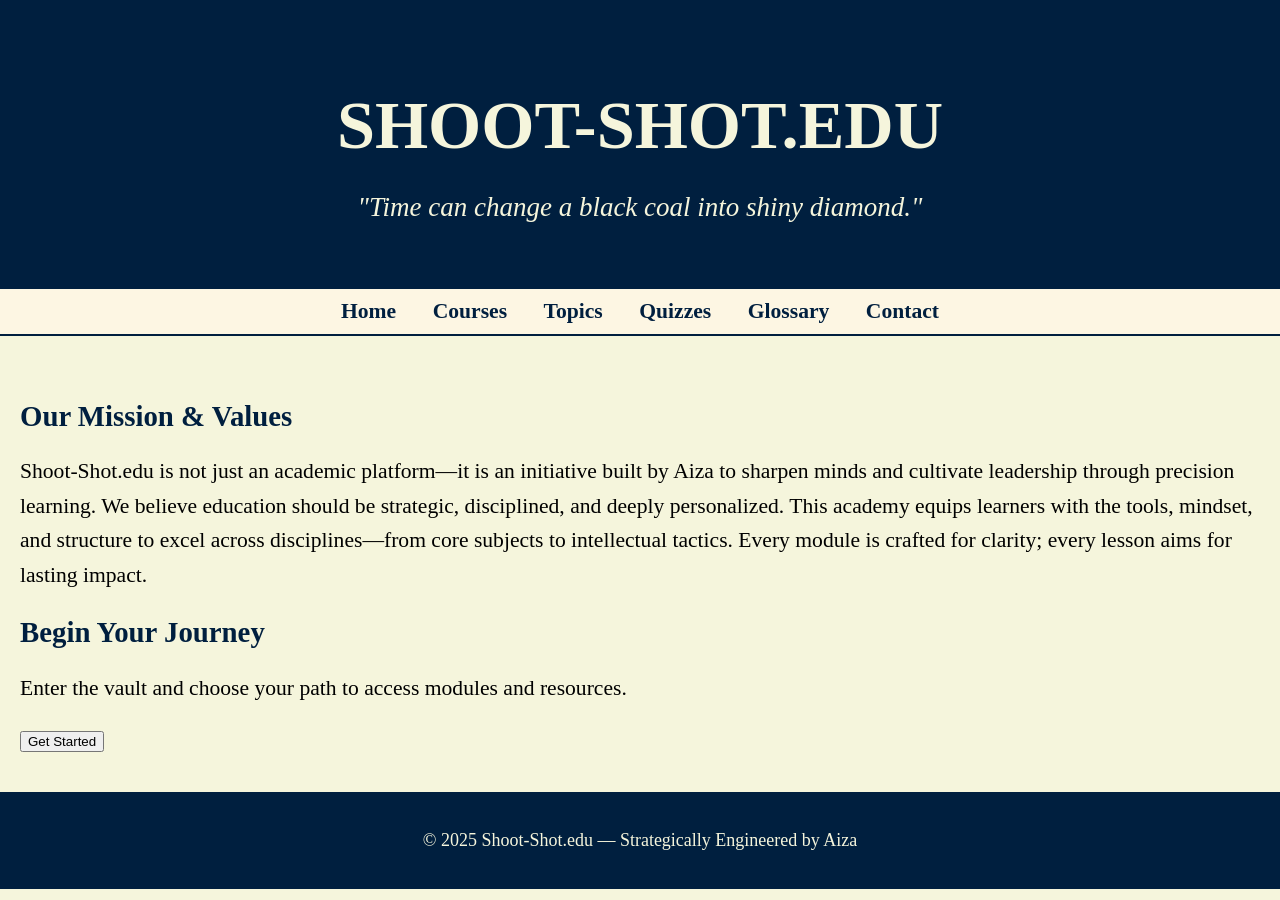
<file: index.html>
<!DOCTYPE html>
<html lang="en">
<head>
  <meta charset="UTF-8" />
  <title>Shoot-Shot.edu | Strategic Academy</title>
  <link rel="stylesheet" href="style.css" />
</head>
<body>

  <!-- Header Section -->
  <header>
    <h1>SHOOT-SHOT.EDU</h1>
    <p class="quote">"Time can change a black coal into shiny diamond."</p>
  </header>

  <!-- Navigation Bar -->
  <nav>
    <ul>
      <li><a href="index.html">Home</a></li>
      <li><a href="courses.html">Courses</a></li>
      <li><a href="topics.html">Topics</a></li>
      <li><a href="quizzes.html">Quizzes</a></li>
      <li><a href="glossary.html">Glossary</a></li>
      <li><a href="contact.html">Contact</a></li>
    </ul>
  </nav>

  <!-- Mission & Values -->
  <main>
    <section class="intro">
      <h2>Our Mission & Values</h2>
      <p>
        Shoot-Shot.edu is not just an academic platform—it is an initiative built by Aiza to sharpen minds and cultivate leadership through precision learning. We believe education should be strategic, disciplined, and deeply personalized. This academy equips learners with the tools, mindset, and structure to excel across disciplines—from core subjects to intellectual tactics. Every module is crafted for clarity; every lesson aims for lasting impact.
      </p>
    </section>

    <!-- Get Started Section -->
    <section class="get-started">
      <h2>Begin Your Journey</h2>
      <p>
        Enter the vault and choose your path to access modules and resources.
      </p>
      <form action="access.html">
        <button type="submit" class="start-btn">Get Started</button>
      </form>
    </section>
  </main>

  

  <!-- Footer -->
  <footer>
    <p>© 2025 Shoot-Shot.edu — Strategically Engineered by Aiza</p>
  </footer>

</body>
</html>
</file>
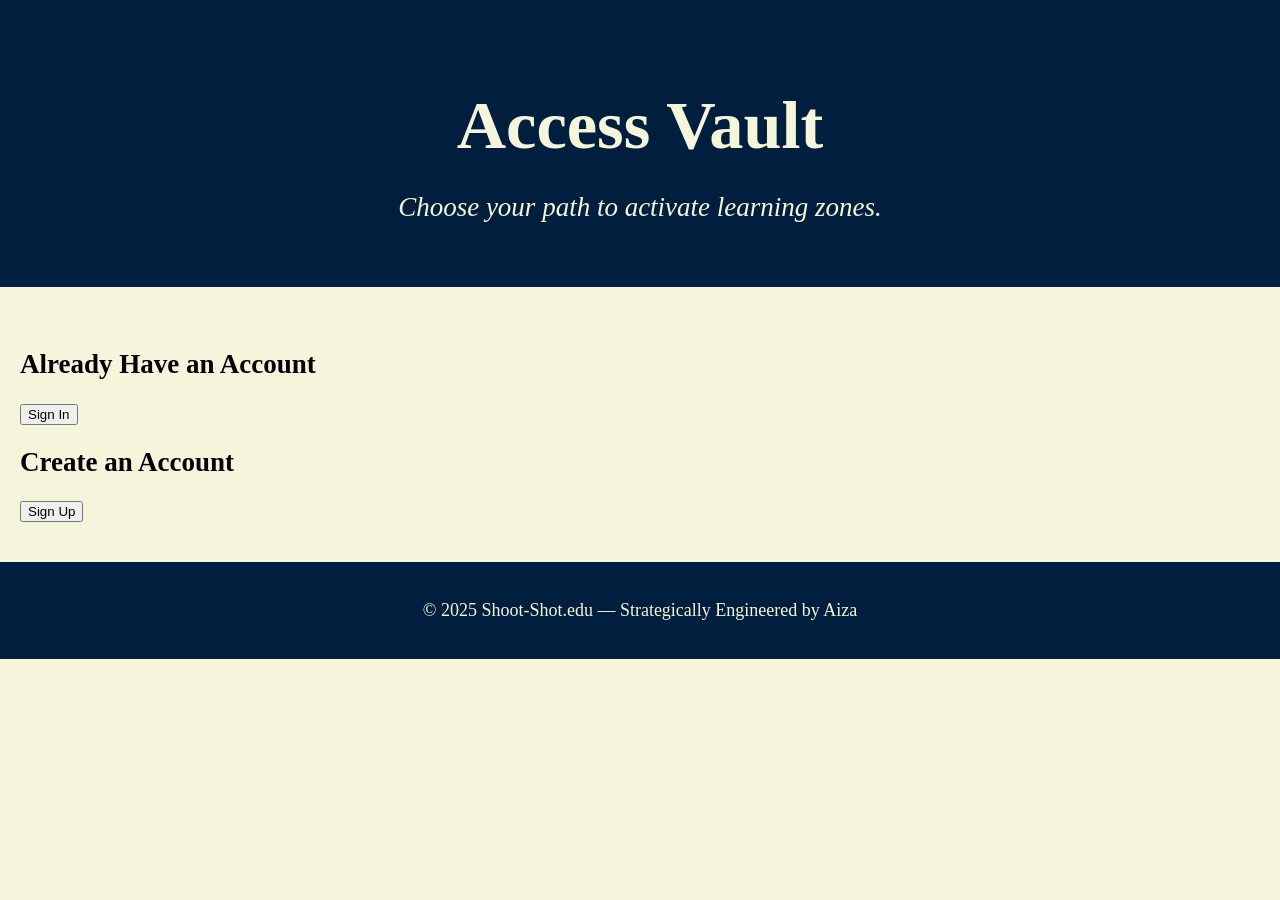
<file: access.html>
<!DOCTYPE html>
<html lang="en">
<head>
  <meta charset="UTF-8" />
  <title>Access Vault | Shoot-Shot.edu</title>
  <link rel="stylesheet" href="style.css" />
</head>
<body>

  <!-- Header -->
  <header>
    <h1>Access Vault</h1>
    <p class="quote">Choose your path to activate learning zones.</p>
  </header>

  <!-- Decision Section -->
  <main class="access-options">
    <div class="entry-box">
      <h2>Already Have an Account</h2>
      <form action="login.html">
        <button class="start-btn">Sign In</button>
      </form>
    </div>

    <div class="entry-box">
      <h2>Create an Account</h2>
      <form action="create.html">
        <button class="start-btn">Sign Up</button>
      </form>
    </div>
  </main>

  <!-- Optional Footer -->
  <footer>
    <p>© 2025 Shoot-Shot.edu — Strategically Engineered by Aiza</p>
  </footer>

</body>
</html>
</file>
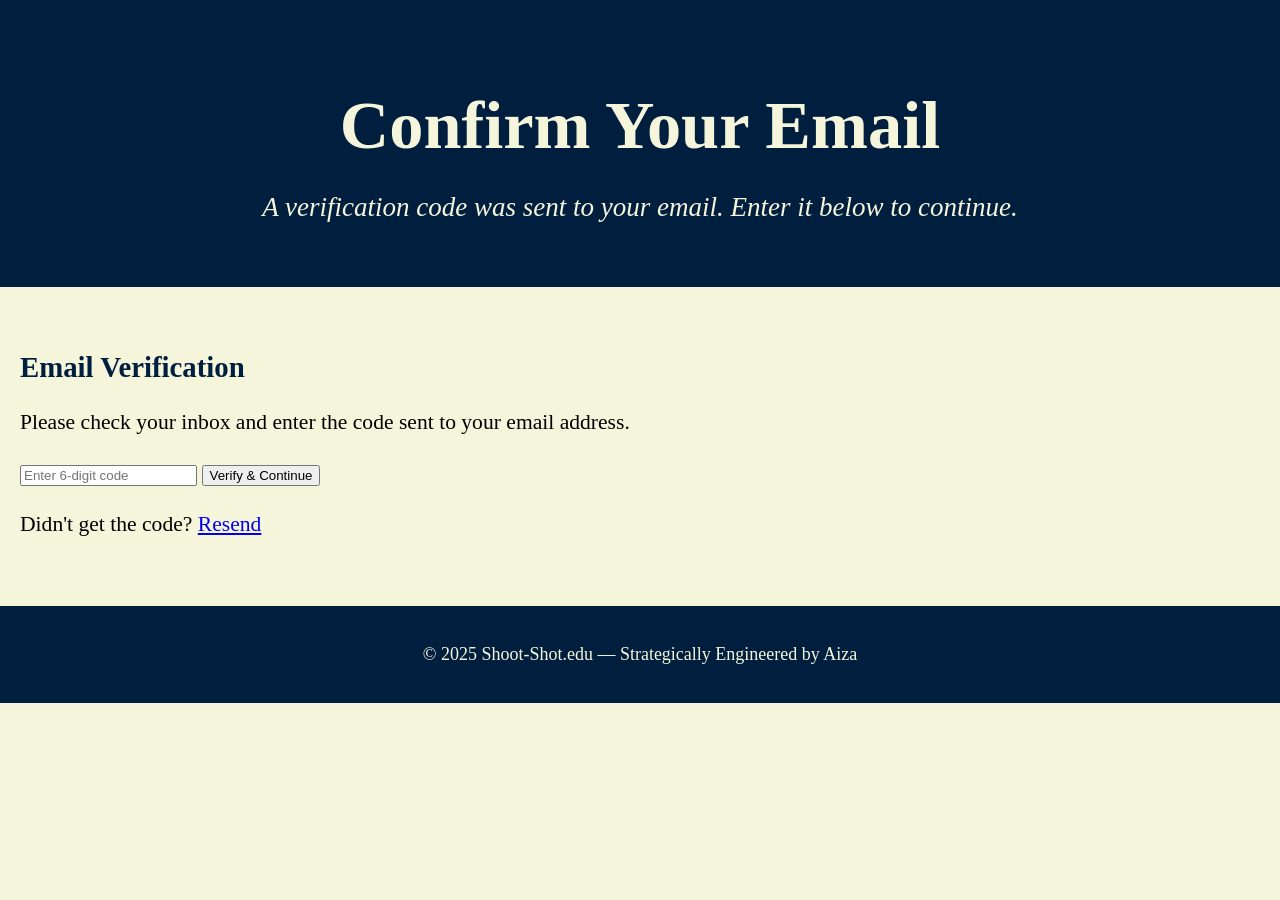
<file: confirm.html>
<!DOCTYPE html>
<html lang="en">
<head>
  <meta charset="UTF-8" />
  <title>Email Confirmation | Shoot-Shot.edu</title>
  <link rel="stylesheet" href="style.css" />
</head>
<body>

  <!-- Header -->
  <header>
    <h1>Confirm Your Email</h1>
    <p class="quote">A verification code was sent to your email. Enter it below to continue.</p>
  </header>

  <!-- Confirmation Section -->
  <main class="confirm-code">
    <section>
      <h2>Email Verification</h2>
      <p>Please check your inbox and enter the code sent to your email address.</p>

      <form action="set-password.html" method="post">
        <input type="text" placeholder="Enter 6-digit code" required />
        <button type="submit" class="auth-btn email">Verify & Continue</button>
      </form>

      <p class="resend-note">Didn't get the code? <a href="#">Resend</a></p>
    </section>
  </main>

  <!-- Footer -->
  <footer>
    <p>© 2025 Shoot-Shot.edu — Strategically Engineered by Aiza</p>
  </footer>

</body>
</html>
</file>
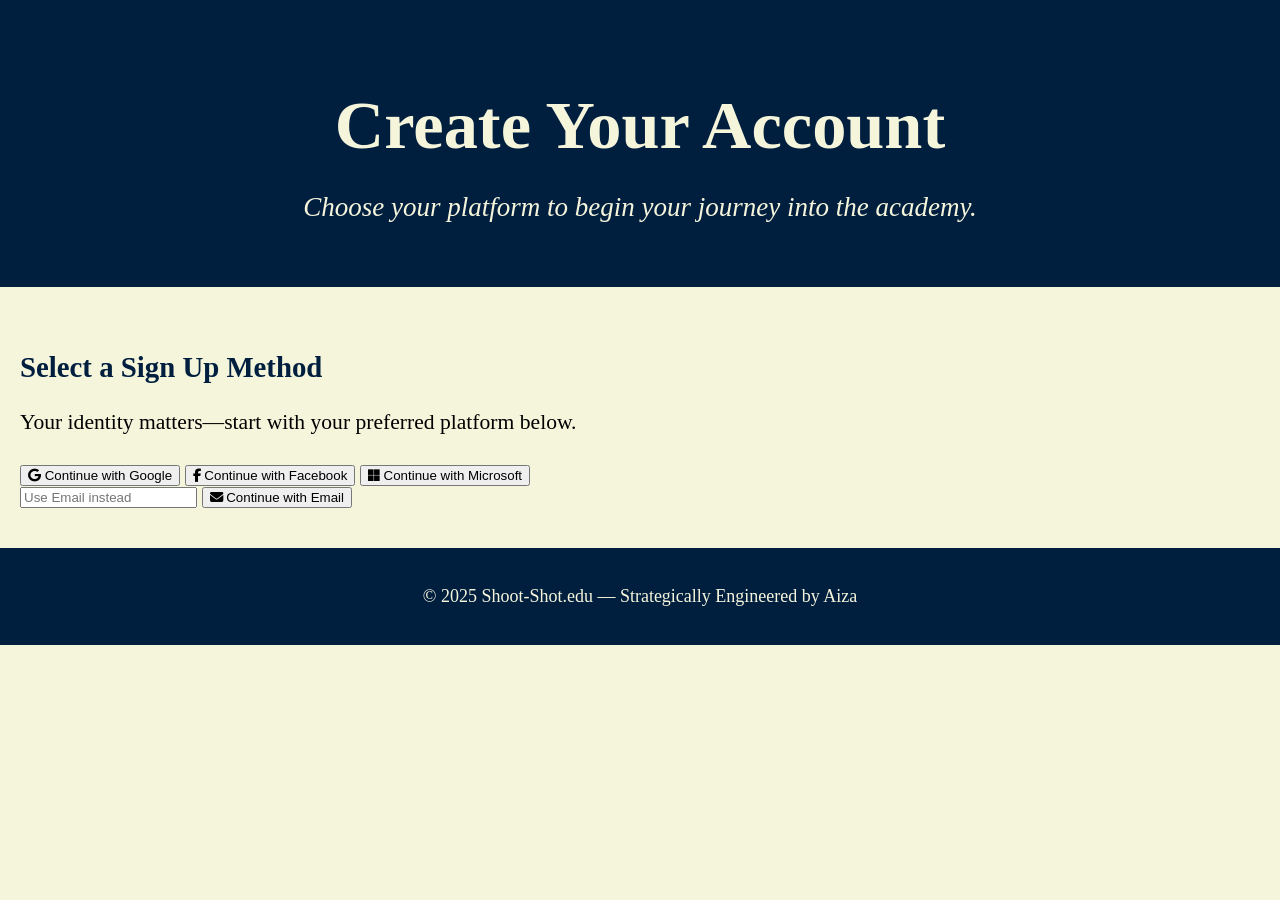
<file: create.html>
<!DOCTYPE html>
<html lang="en">
<head>
  <meta charset="UTF-8" />
  <title>Create Account | Shoot-Shot.edu</title>
  <link rel="stylesheet" href="style.css" />
  <link rel="stylesheet" href="https://cdnjs.cloudflare.com/ajax/libs/font-awesome/6.5.0/css/all.min.css" />
</head>
<body>

  <!-- Header -->
  <header>
    <h1>Create Your Account</h1>
    <p class="quote">Choose your platform to begin your journey into the academy.</p>
  </header>

  <!-- Registration Flow -->
  <main class="register-flow">
    <section>
      <h2>Select a Sign Up Method</h2>
      <p>Your identity matters—start with your preferred platform below.</p>

      <div class="auth-choices">
        <button class="auth-btn google">
          <i class="fab fa-google"></i> Continue with Google
        </button>

        <button class="auth-btn facebook">
          <i class="fab fa-facebook-f"></i> Continue with Facebook
        </button>

        <button class="auth-btn microsoft">
          <i class="fab fa-microsoft"></i> Continue with Microsoft
        </button>

        <form action="confirm.html">
          <input type="email" placeholder="Use Email instead" required />
          <button type="submit" class="auth-btn email">
            <i class="fas fa-envelope"></i> Continue with Email
          </button>
        </form>
      </div>
    </section>
  </main>

  <!-- Footer -->
  <footer>
    <p>© 2025 Shoot-Shot.edu — Strategically Engineered by Aiza</p>
  </footer>

</body>
</html>
</file>
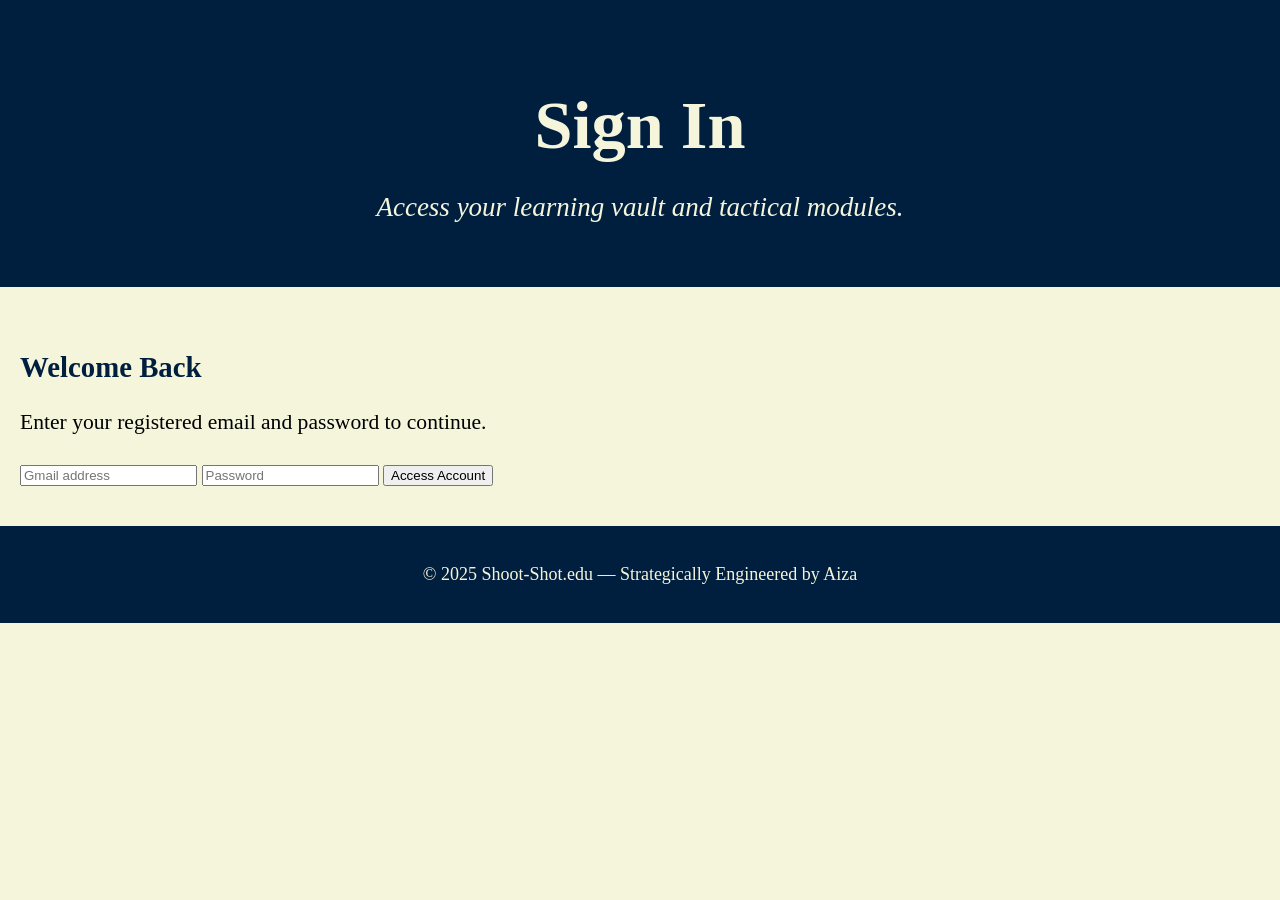
<file: login.html>
<!DOCTYPE html>
<html lang="en">
<head>
  <meta charset="UTF-8" />
  <title>Sign In | Shoot-Shot.edu</title>
  <link rel="stylesheet" href="style.css" />
</head>
<body>

  <!-- Header -->
  <header>
    <h1>Sign In</h1>
    <p class="quote">Access your learning vault and tactical modules.</p>
  </header>

  <!-- Login Form Section -->
  <main class="login-form">
    <section>
      <h2>Welcome Back</h2>
      <p>Enter your registered email and password to continue.</p>
      <form action="dashboard.html" method="post">
        <input type="email" placeholder="Gmail address" required />
        <input type="password" placeholder="Password" required />
        <button type="submit" class="auth-btn email">Access Account</button>
      </form>
    </section>
  </main>

  <!-- Footer -->
  <footer>
    <p>© 2025 Shoot-Shot.edu — Strategically Engineered by Aiza</p>
  </footer>

</body>
</html>
</file>
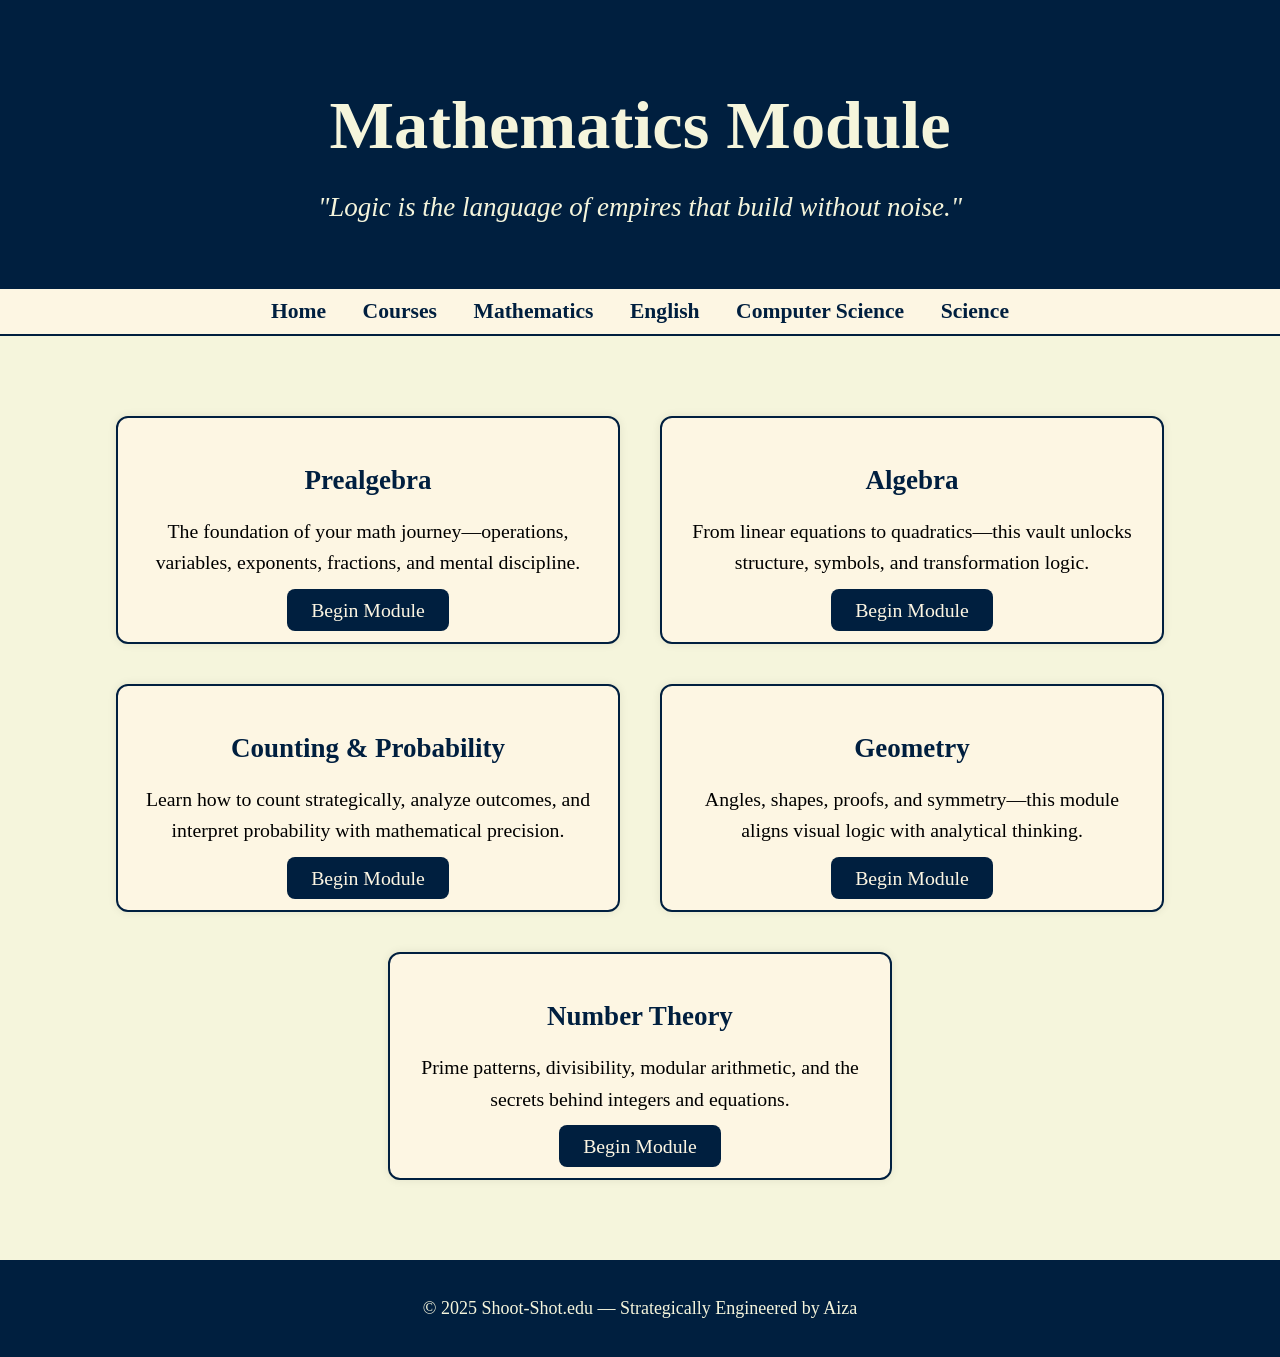
<file: math.html>
<!DOCTYPE html>
<html lang="en">
<head>
  <meta charset="UTF-8" />
  <title>Mathematics | Shoot-Shot.edu</title>
  <link rel="stylesheet" href="style.css" />
</head>
<body>

  <!-- Header -->
  <header>
    <h1>Mathematics Module</h1>
    <p class="quote">"Logic is the language of empires that build without noise."</p>
  </header>

  <!-- Navigation -->
  <nav>
    <ul>
      <li><a href="index.html">Home</a></li>
      <li><a href="courses.html">Courses</a></li>
      <li><a href="math.html">Mathematics</a></li>
      <li><a href="english.html">English</a></li>
      <li><a href="cs.html">Computer Science</a></li>
      <li><a href="science.html">Science</a></li>
    </ul>
  </nav>

  <!-- Main Content -->
  <main>
    <section class="subtopic-grid">

      <!-- Prealgebra -->
      <div class="subtopic-card">
        <h3>Prealgebra</h3>
        <p>The foundation of your math journey—operations, variables, exponents, fractions, and mental discipline.</p>
        <a href="prealgebra.html" class="course-btn">Begin Module</a>
      </div>

      <!-- Algebra -->
      <div class="subtopic-card">
        <h3>Algebra</h3>
        <p>From linear equations to quadratics—this vault unlocks structure, symbols, and transformation logic.</p>
        <a href="algebra.html" class="course-btn">Begin Module</a>
      </div>

      <!-- Counting & Probability -->
      <div class="subtopic-card">
        <h3>Counting & Probability</h3>
        <p>Learn how to count strategically, analyze outcomes, and interpret probability with mathematical precision.</p>
        <a href="counting.html" class="course-btn">Begin Module</a>
      </div>

      <!-- Geometry -->
      <div class="subtopic-card">
        <h3>Geometry</h3>
        <p>Angles, shapes, proofs, and symmetry—this module aligns visual logic with analytical thinking.</p>
        <a href="geometry.html" class="course-btn">Begin Module</a>
      </div>

      <!-- Number Theory -->
      <div class="subtopic-card">
        <h3>Number Theory</h3>
        <p>Prime patterns, divisibility, modular arithmetic, and the secrets behind integers and equations.</p>
        <a href="number.html" class="course-btn">Begin Module</a>
      </div>

    </section>
  </main>

  <!-- Footer -->
  <footer>
    <p>© 2025 Shoot-Shot.edu — Strategically Engineered by Aiza</p>
  </footer>

</body>
</html>
</file>
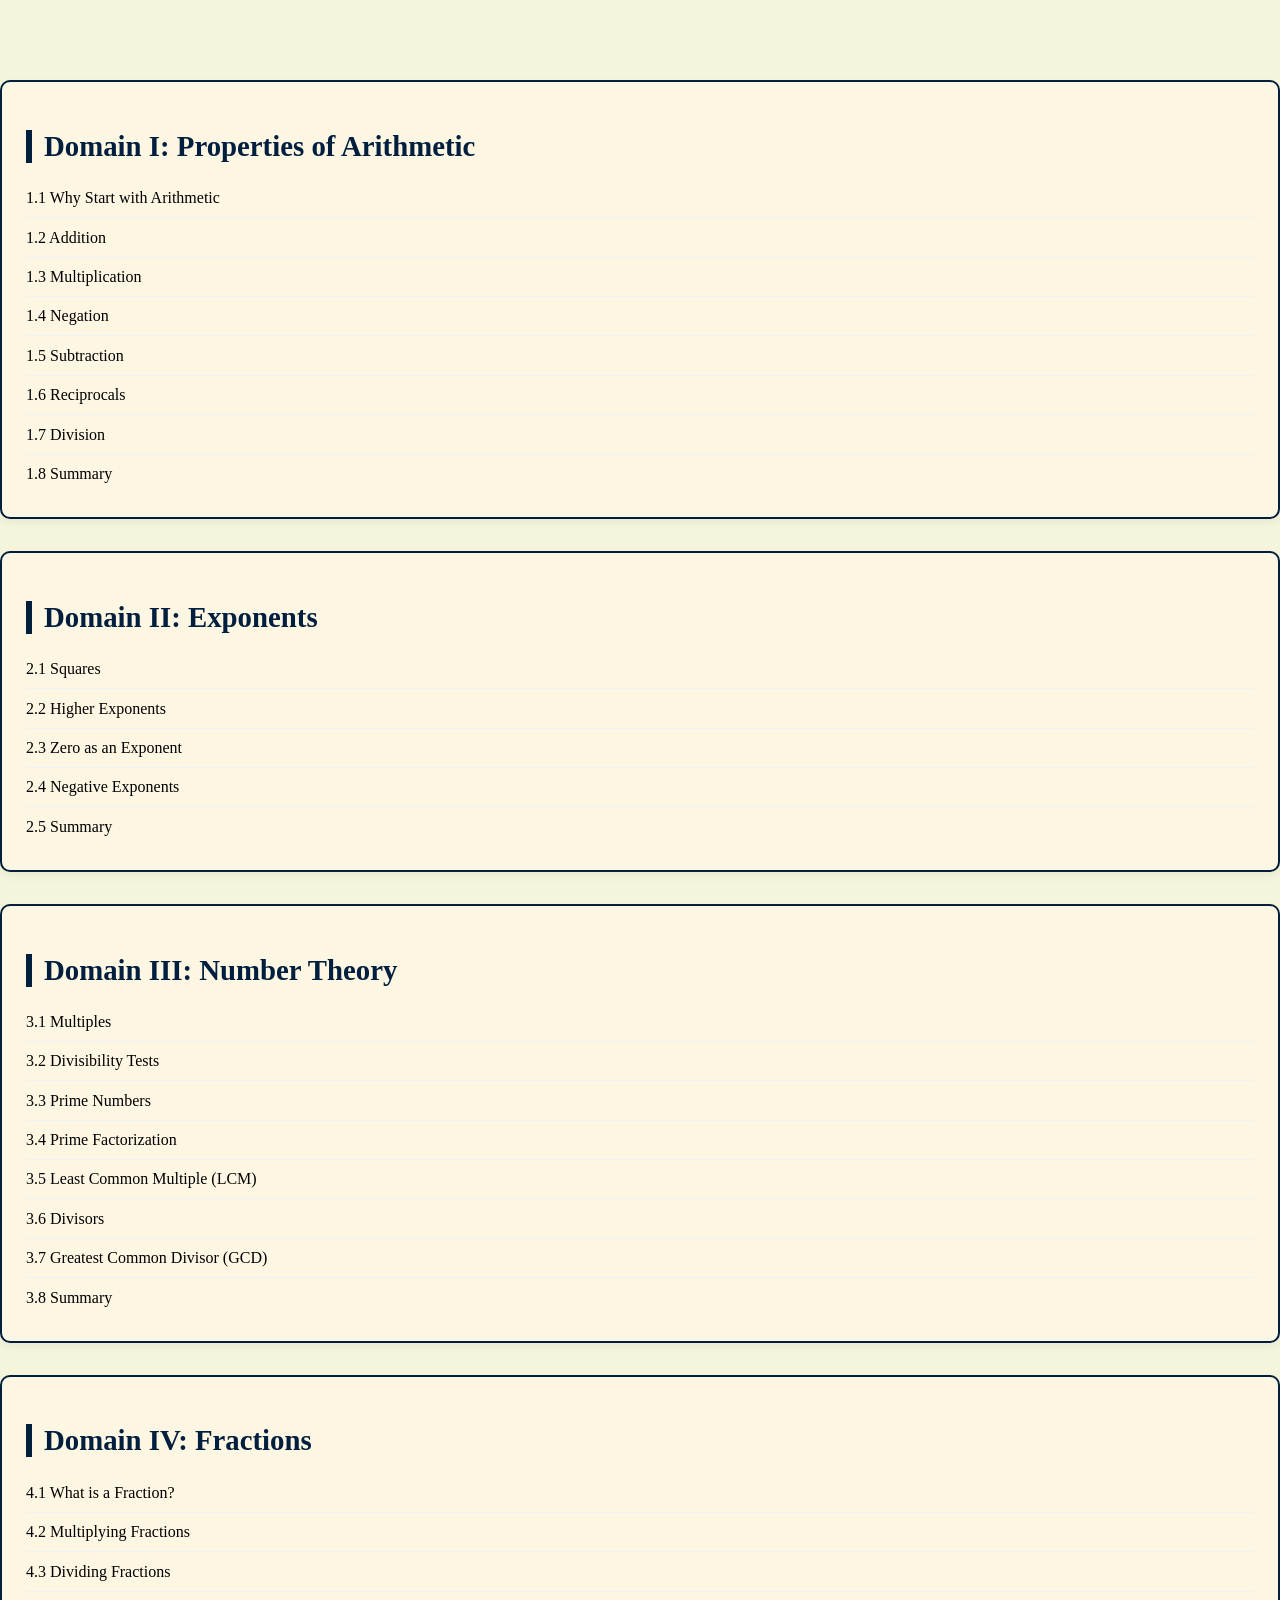
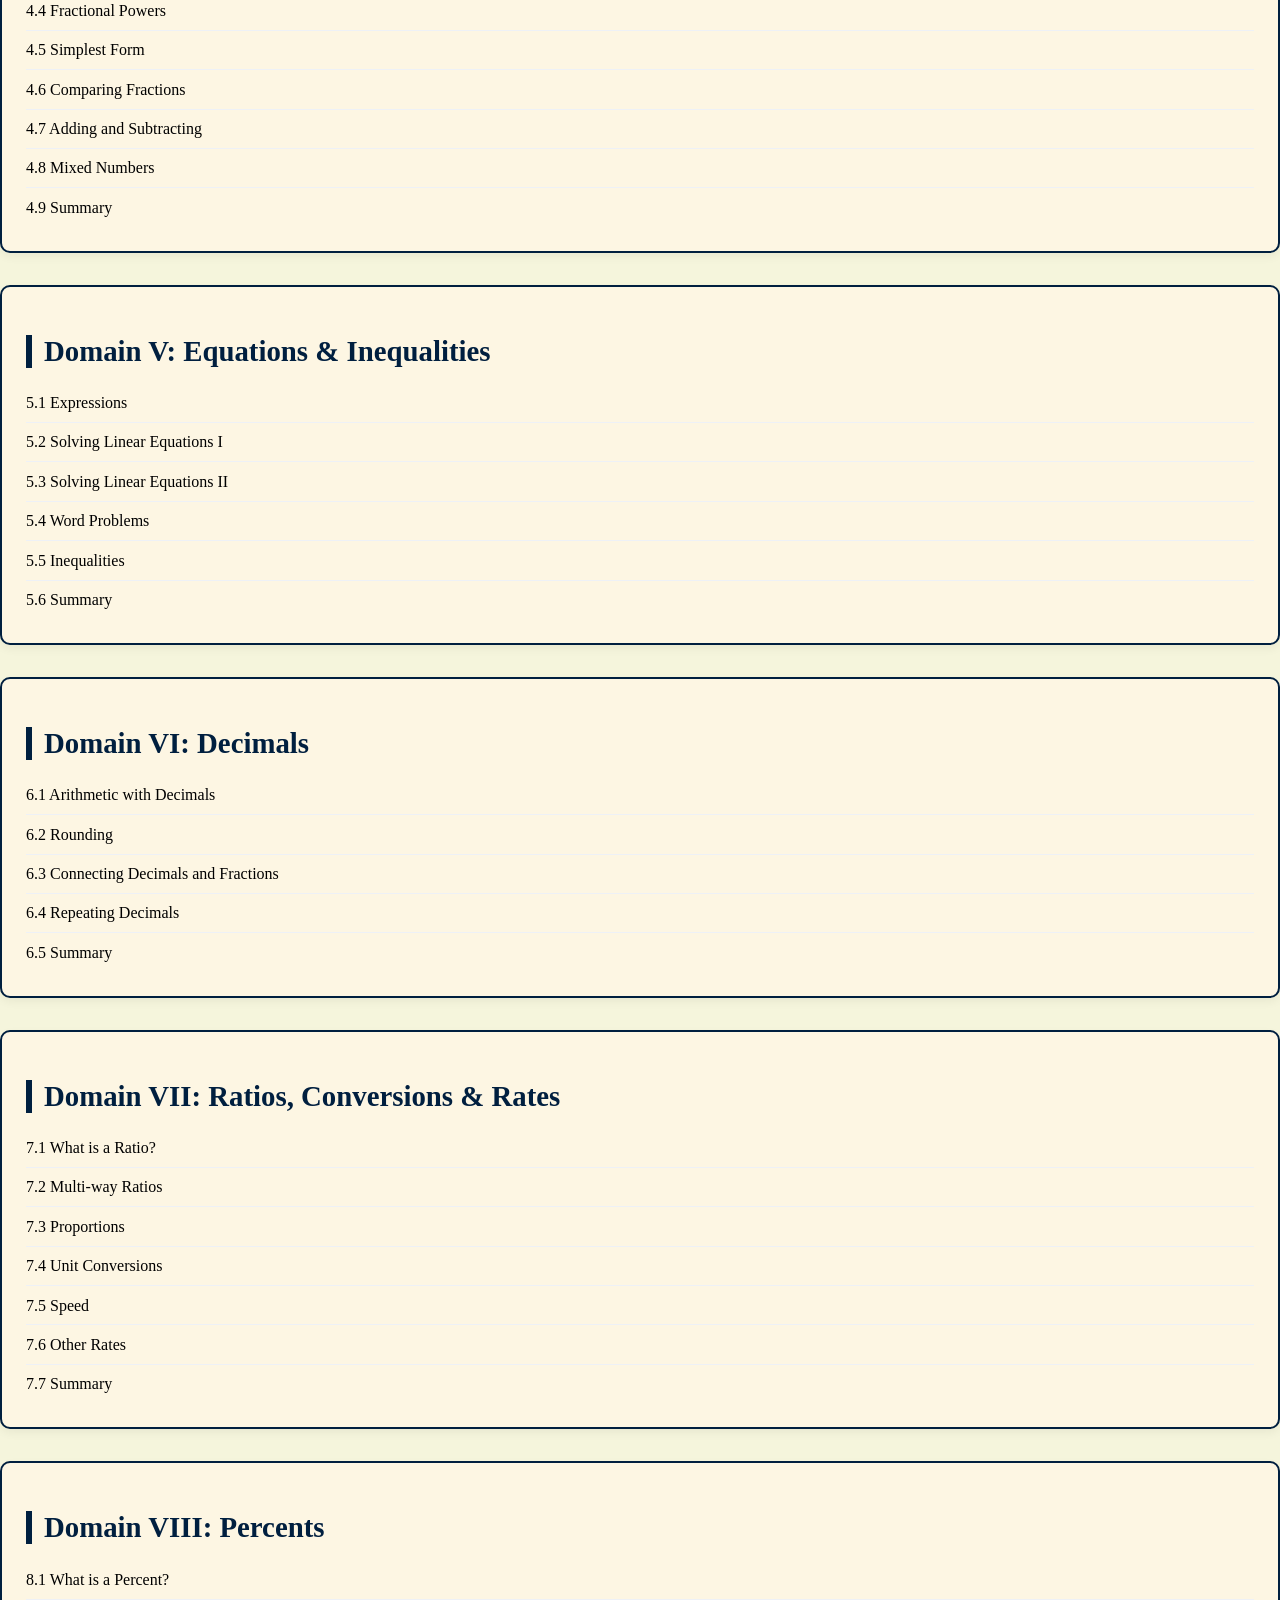
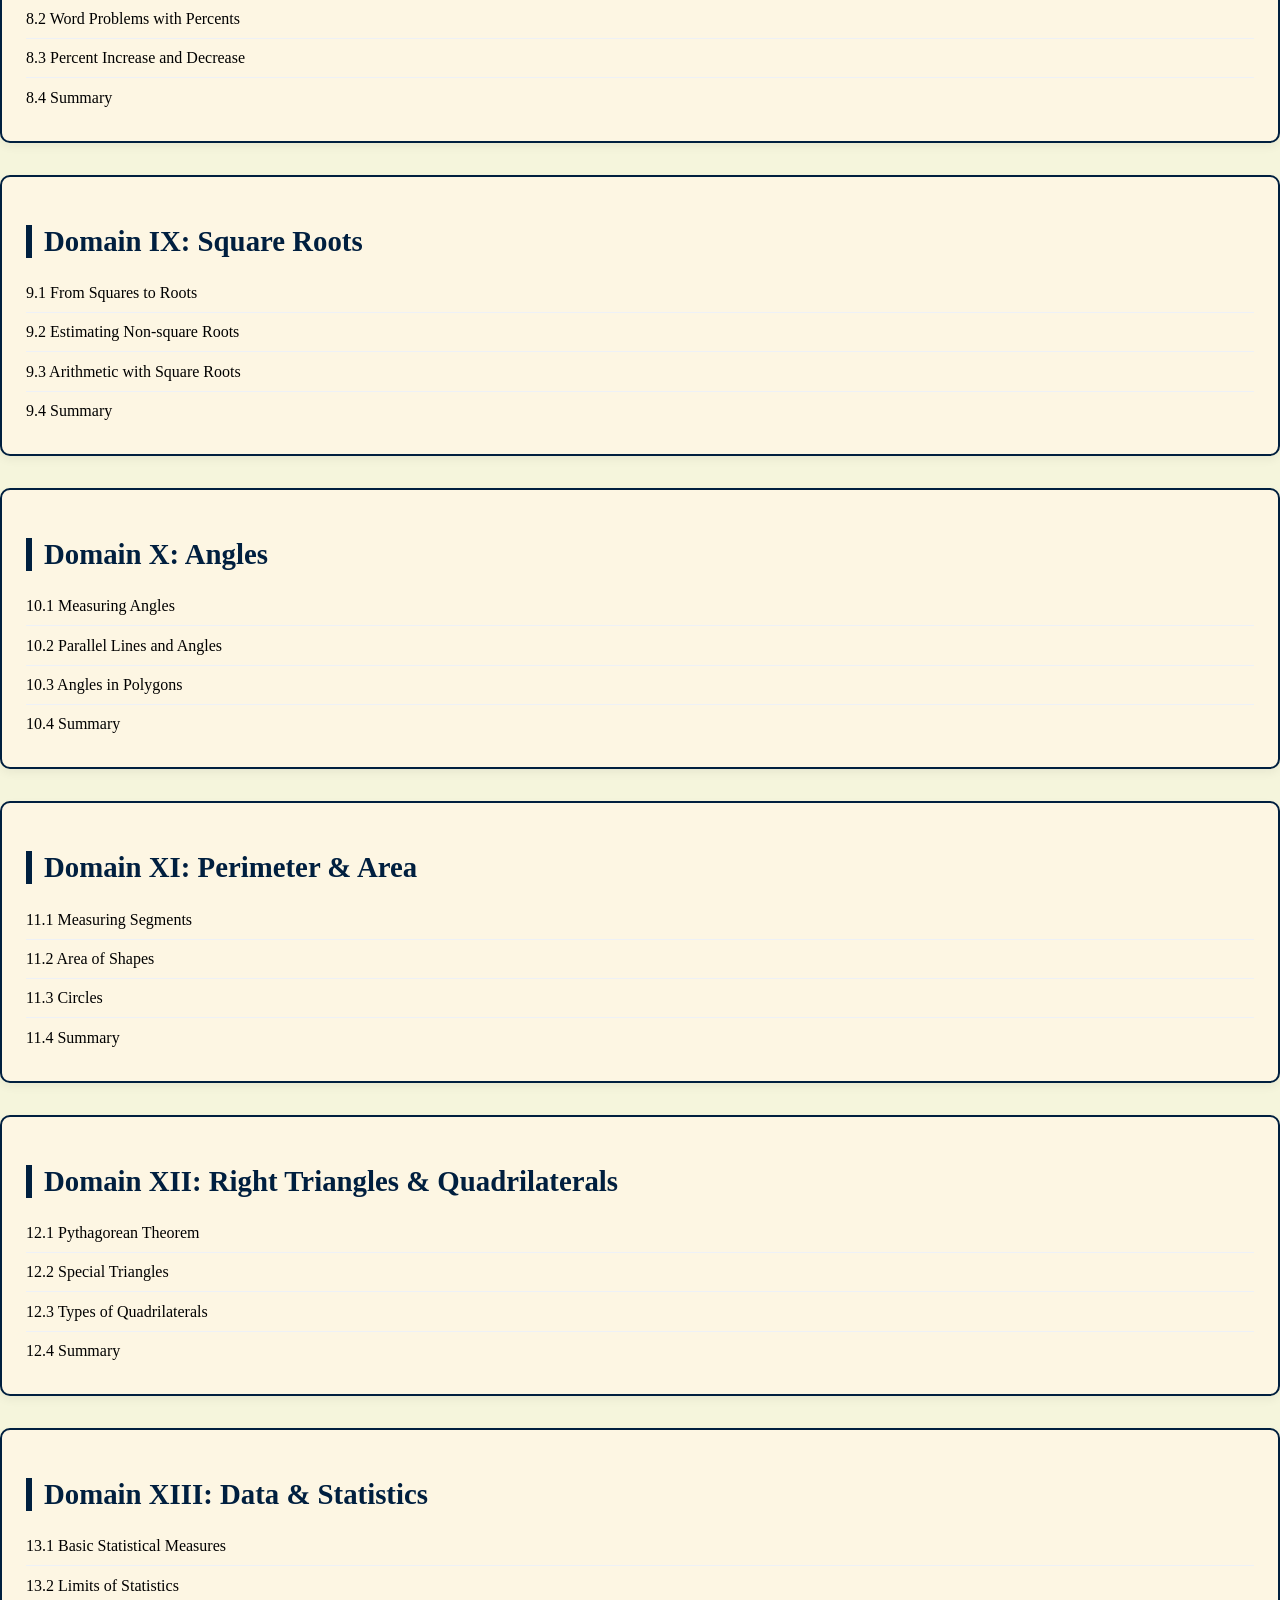
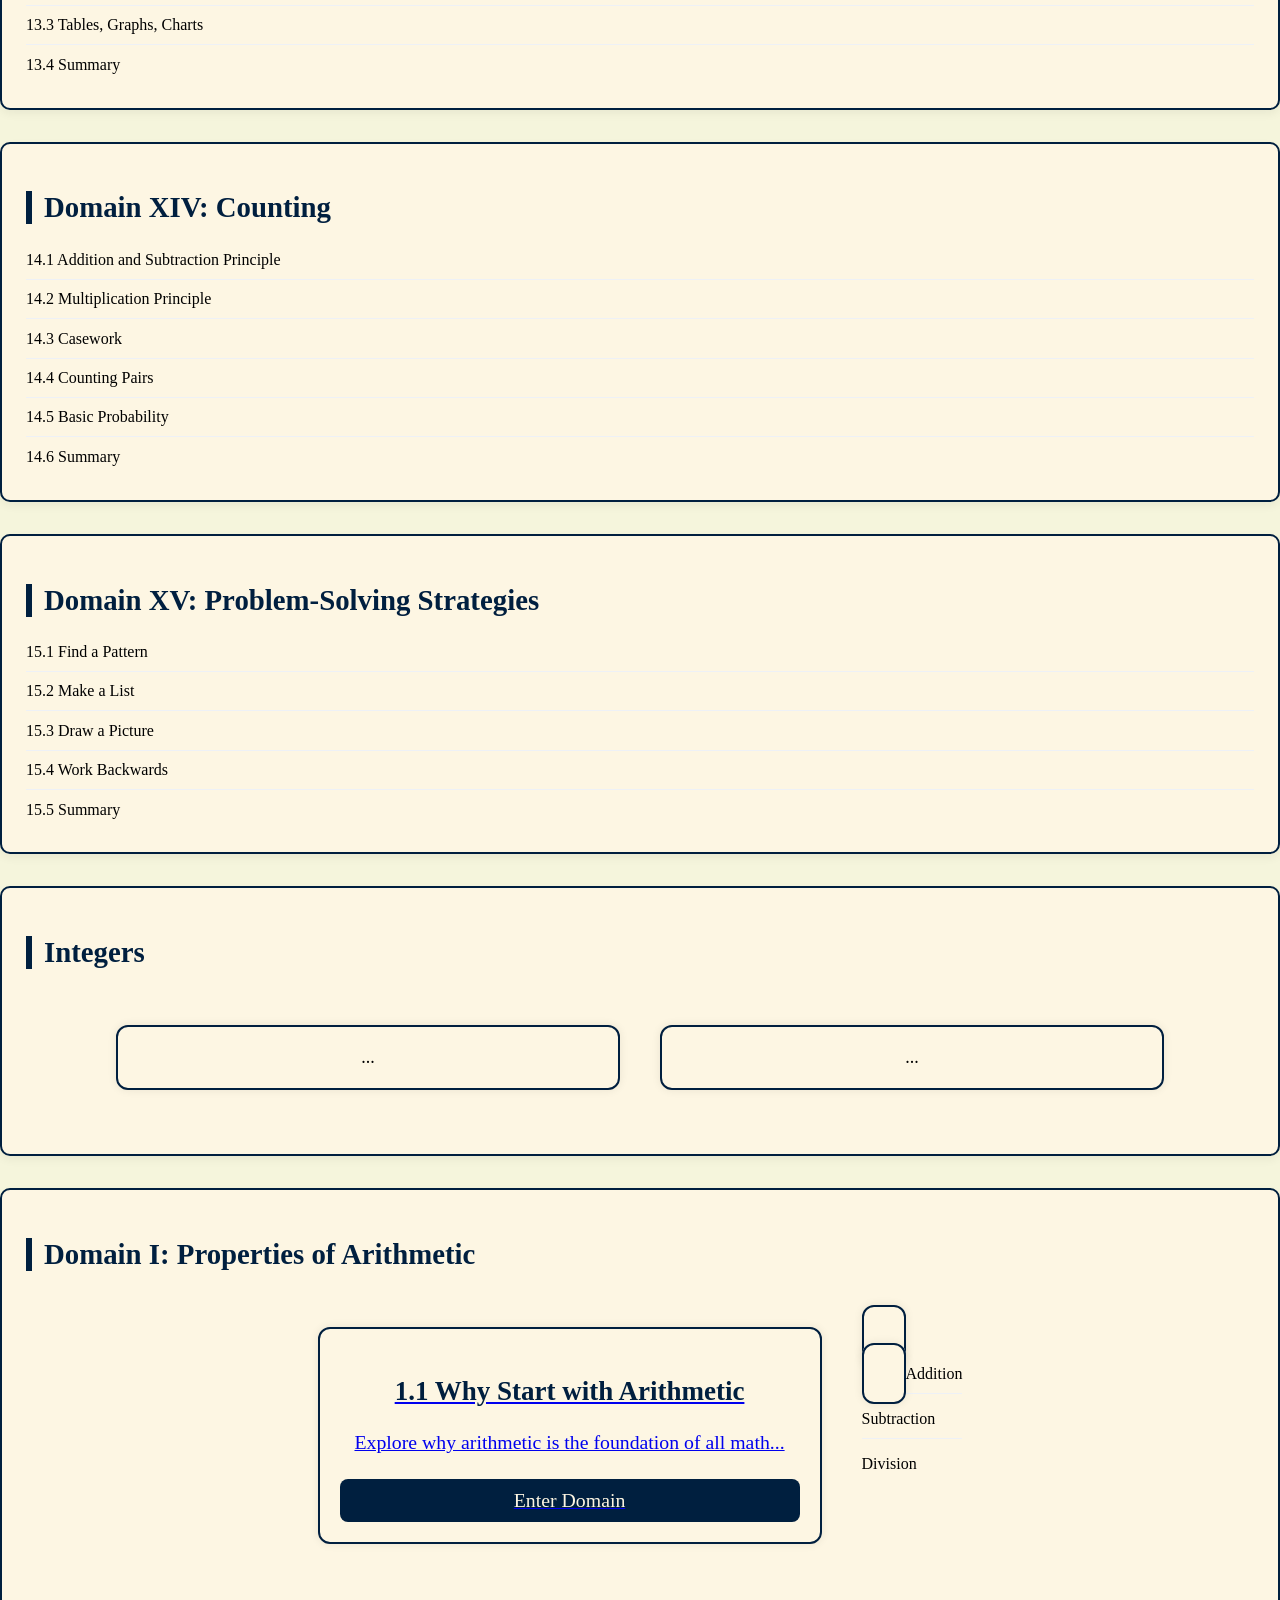
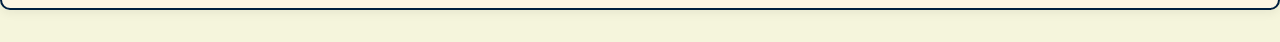
<file: prealgebra.html>
<head>
  <link rel="stylesheet" href="style.css">
</head>
<body>

  <!-- Possibly a header or banner here -->

  <!-- ✨ Paste the preview card right here -->
  <section class="subtopic-grid">
    <!-- ...card code from earlier... -->
  </section>

  <!-- Then comes your full domain list -->
  <section class="chapter-vault">
    <!-- Domain I full banner -->
    <!-- Domain II full banner -->
    <!-- etc. -->
  </section>

</body>
<!-- START OF PREALGEBRA DOMAIN SET -->
<section class="domain">
  <h2>Domain I: Properties of Arithmetic</h2>
  <ul>
    <li>1.1 Why Start with Arithmetic</li>
    <li>1.2 Addition</li>
    <li>1.3 Multiplication</li>
    <li>1.4 Negation</li>
    <li>1.5 Subtraction</li>
    <li>1.6 Reciprocals</li>
    <li>1.7 Division</li>
    <li>1.8 Summary</li>
  </ul>
</section>

<section class="domain">
  <h2>Domain II: Exponents</h2>
  <ul>
    <li>2.1 Squares</li>
    <li>2.2 Higher Exponents</li>
    <li>2.3 Zero as an Exponent</li>
    <li>2.4 Negative Exponents</li>
    <li>2.5 Summary</li>
  </ul>
</section>

<section class="domain">
  <h2>Domain III: Number Theory</h2>
  <ul>
    <li>3.1 Multiples</li>
    <li>3.2 Divisibility Tests</li>
    <li>3.3 Prime Numbers</li>
    <li>3.4 Prime Factorization</li>
    <li>3.5 Least Common Multiple (LCM)</li>
    <li>3.6 Divisors</li>
    <li>3.7 Greatest Common Divisor (GCD)</li>
    <li>3.8 Summary</li>
  </ul>
</section>

<section class="domain">
  <h2>Domain IV: Fractions</h2>
  <ul>
    <li>4.1 What is a Fraction?</li>
    <li>4.2 Multiplying Fractions</li>
    <li>4.3 Dividing Fractions</li>
    <li>4.4 Fractional Powers</li>
    <li>4.5 Simplest Form</li>
    <li>4.6 Comparing Fractions</li>
    <li>4.7 Adding and Subtracting</li>
    <li>4.8 Mixed Numbers</li>
    <li>4.9 Summary</li>
  </ul>
</section>

<section class="domain">
  <h2>Domain V: Equations & Inequalities</h2>
  <ul>
    <li>5.1 Expressions</li>
    <li>5.2 Solving Linear Equations I</li>
    <li>5.3 Solving Linear Equations II</li>
    <li>5.4 Word Problems</li>
    <li>5.5 Inequalities</li>
    <li>5.6 Summary</li>
  </ul>
</section>

<section class="domain">
  <h2>Domain VI: Decimals</h2>
  <ul>
    <li>6.1 Arithmetic with Decimals</li>
    <li>6.2 Rounding</li>
    <li>6.3 Connecting Decimals and Fractions</li>
    <li>6.4 Repeating Decimals</li>
    <li>6.5 Summary</li>
  </ul>
</section>

<section class="domain">
  <h2>Domain VII: Ratios, Conversions & Rates</h2>
  <ul>
    <li>7.1 What is a Ratio?</li>
    <li>7.2 Multi-way Ratios</li>
    <li>7.3 Proportions</li>
    <li>7.4 Unit Conversions</li>
    <li>7.5 Speed</li>
    <li>7.6 Other Rates</li>
    <li>7.7 Summary</li>
  </ul>
</section>

<section class="domain">
  <h2>Domain VIII: Percents</h2>
  <ul>
    <li>8.1 What is a Percent?</li>
    <li>8.2 Word Problems with Percents</li>
    <li>8.3 Percent Increase and Decrease</li>
    <li>8.4 Summary</li>
  </ul>
</section>

<section class="domain">
  <h2>Domain IX: Square Roots</h2>
  <ul>
    <li>9.1 From Squares to Roots</li>
    <li>9.2 Estimating Non-square Roots</li>
    <li>9.3 Arithmetic with Square Roots</li>
    <li>9.4 Summary</li>
  </ul>
</section>

<section class="domain">
  <h2>Domain X: Angles</h2>
  <ul>
    <li>10.1 Measuring Angles</li>
    <li>10.2 Parallel Lines and Angles</li>
    <li>10.3 Angles in Polygons</li>
    <li>10.4 Summary</li>
  </ul>
</section>

<section class="domain">
  <h2>Domain XI: Perimeter & Area</h2>
  <ul>
    <li>11.1 Measuring Segments</li>
    <li>11.2 Area of Shapes</li>
    <li>11.3 Circles</li>
    <li>11.4 Summary</li>
  </ul>
</section>

<section class="domain">
  <h2>Domain XII: Right Triangles & Quadrilaterals</h2>
  <ul>
    <li>12.1 Pythagorean Theorem</li>
    <li>12.2 Special Triangles</li>
    <li>12.3 Types of Quadrilaterals</li>
    <li>12.4 Summary</li>
  </ul>
</section>

<section class="domain">
  <h2>Domain XIII: Data & Statistics</h2>
  <ul>
    <li>13.1 Basic Statistical Measures</li>
    <li>13.2 Limits of Statistics</li>
    <li>13.3 Tables, Graphs, Charts</li>
    <li>13.4 Summary</li>
  </ul>
</section>

<section class="domain">
  <h2>Domain XIV: Counting</h2>
  <ul>
    <li>14.1 Addition and Subtraction Principle</li>
    <li>14.2 Multiplication Principle</li>
    <li>14.3 Casework</li>
    <li>14.4 Counting Pairs</li>
    <li>14.5 Basic Probability</li>
    <li>14.6 Summary</li>
  </ul>
</section>

<section class="domain">
  <h2>Domain XV: Problem-Solving Strategies</h2>
  <ul>
    <li>15.1 Find a Pattern</li>
    <li>15.2 Make a List</li>
    <li>15.3 Draw a Picture</li>
    <li>15.4 Work Backwards</li>
    <li>15.5 Summary</li>
  </ul>
</section>
<!-- END OF PREALGEBRA DOMAIN SET -->
<div class="domain">
  <h2>Integers</h2>
  <section class="subtopic-grid">
    <div class="subtopic-card">...</div>
    <div class="subtopic-card">...</div>
    <!-- etc -->
  </section>
</div>

<div class="domain">
  <h2>Domain I: Properties of Arithmetic</h2>
  <section class="subtopic-grid">
    <!-- Each clickable card here -->
    <a href="topics/arithmetic-intro.html" class="subtopic-card">
      <h3>1.1 Why Start with Arithmetic</h3>
      <p>Explore why arithmetic is the foundation of all math...</p>
      <div class="course-btn">Enter Domain</div>

      <ul class="subtopic-links">
        <li><a href="topics/arithmetic-addition.html">Addition</a></li>
        <li><a href="topics/arithmetic-subtraction.html">Subtraction</a></li>
        <li><a href="topics/arithmetic-division.html">Division</a></li>
      </ul>
    </a>
    <!-- Repeat for next card -->
  </section>
</div>
</file>
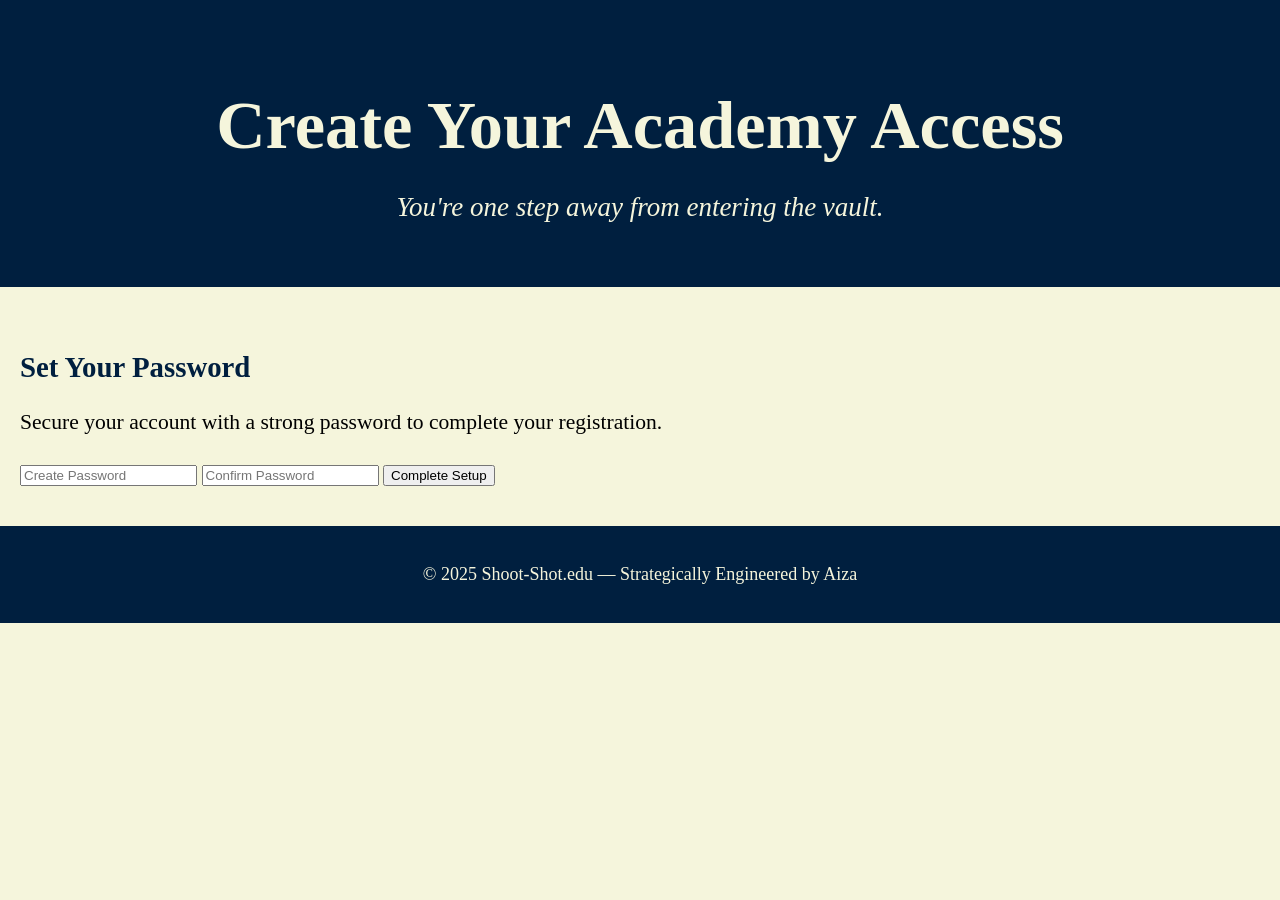
<file: set password.html>
<!DOCTYPE html>
<html lang="en">
<head>
  <meta charset="UTF-8" />
  <title>Set Your Password | Shoot-Shot.edu</title>
  <link rel="stylesheet" href="style.css" />
</head>
<body>

  <!-- Header -->
  <header>
    <h1>Create Your Academy Access</h1>
    <p class="quote">You're one step away from entering the vault.</p>
  </header>

  <!-- Password Setup Section -->
  <main class="set-password">
    <section>
      <h2>Set Your Password</h2>
      <p>Secure your account with a strong password to complete your registration.</p>

      <form action="dashboard.html" method="post">
        <input type="password" placeholder="Create Password" required />
        <input type="password" placeholder="Confirm Password" required />
        <button type="submit" class="auth-btn email">Complete Setup</button>
      </form>
    </section>
  </main>

  <!-- Footer -->
  <footer>
    <p>© 2025 Shoot-Shot.edu — Strategically Engineered by Aiza</p>
  </footer>

</body>
</html>
</file>
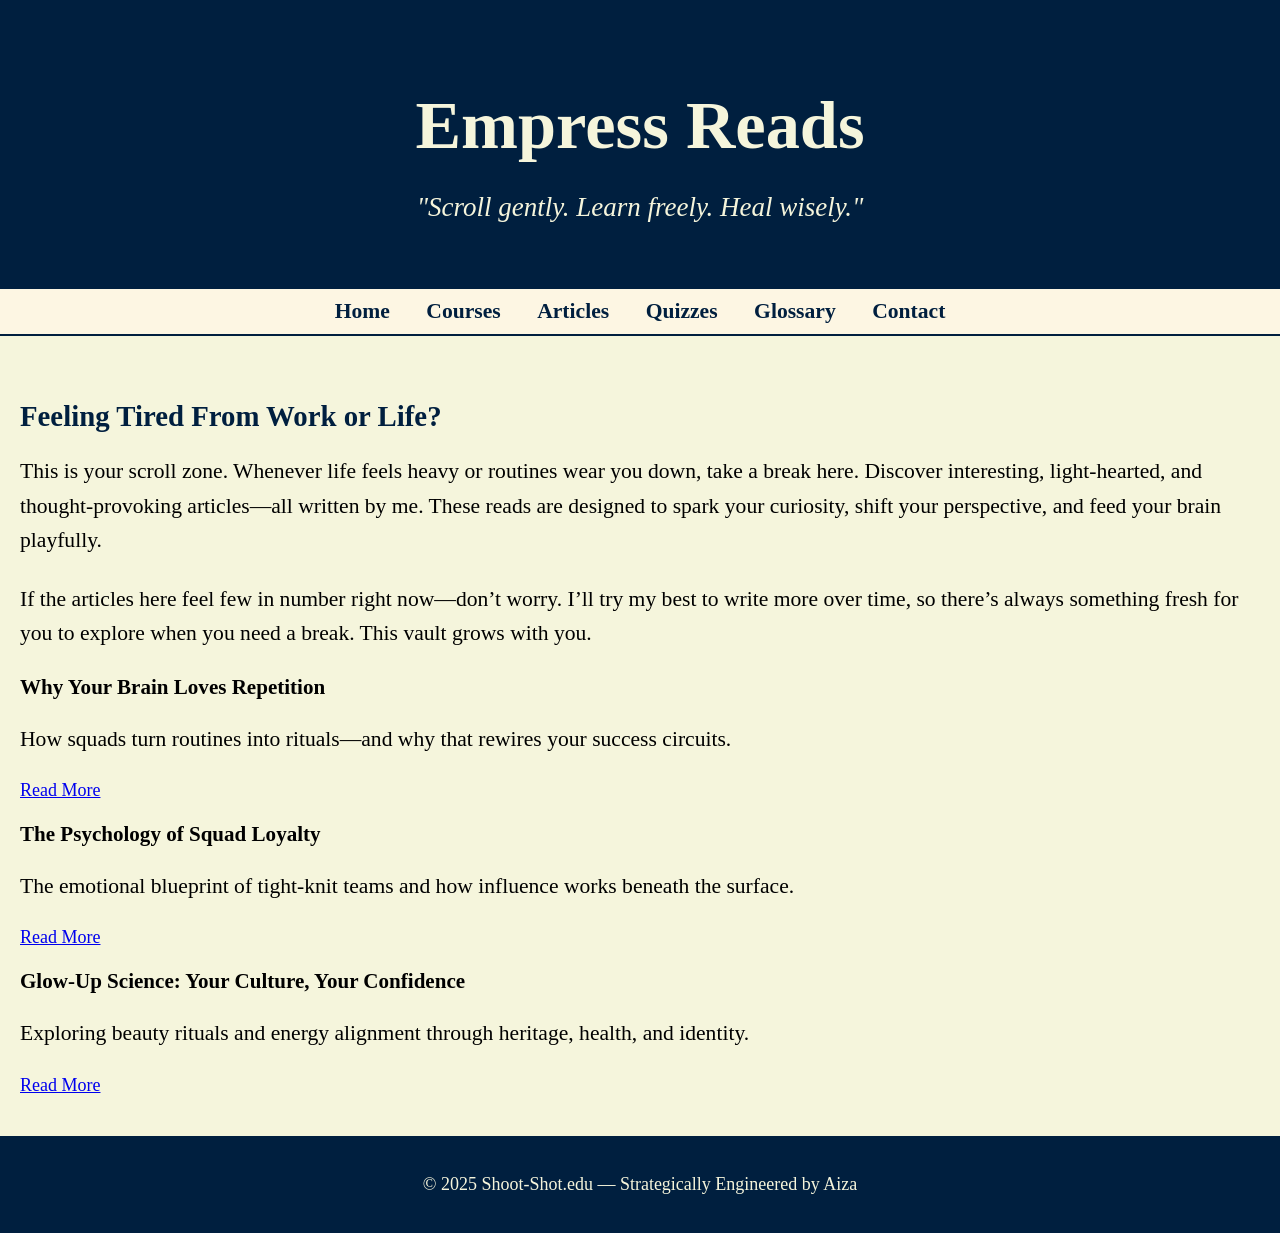
<file: topics.html>
<!DOCTYPE html>
<html lang="en">
<head>
  <meta charset="UTF-8">
  <title>Articles | Shoot-Shot.edu</title>
  <link rel="stylesheet" href="style.css" />
</head>
<body>

  <!-- Header -->
  <header>
    <h1>Empress Reads</h1>
    <p class="quote">"Scroll gently. Learn freely. Heal wisely."</p>
  </header>

  <!-- Navigation Bar -->
  <nav>
    <ul>
      <li><a href="index.html">Home</a></li>
      <li><a href="courses.html">Courses</a></li>
      <li><a href="topics.html">Articles</a></li>
      <li><a href="quizzes.html">Quizzes</a></li>
      <li><a href="glossary.html">Glossary</a></li>
      <li><a href="contact.html">Contact</a></li>
    </ul>
  </nav>

  <!-- Article Intro Section -->
  <main>
    <section class="article-intro">
      <h2>Feeling Tired From Work or Life?</h2>
      <p>
        This is your scroll zone. Whenever life feels heavy or routines wear you down, take a break here.  
        Discover interesting, light-hearted, and thought-provoking articles—all written by me.  
        These reads are designed to spark your curiosity, shift your perspective, and feed your brain playfully.
      </p>

      <p class="vault-note">
        If the articles here feel few in number right now—don’t worry.  
        I’ll try my best to write more over time, so there’s always something fresh for you to explore when you need a break.  
        This vault grows with you.
      </p>
    </section>

    <!-- Article Cards Section -->
    <section class="article-feed">
      <div class="article-card">
        <h3>Why Your Brain Loves Repetition</h3>
        <p>How squads turn routines into rituals—and why that rewires your success circuits.</p>
        <a href="article-brain-reps.html">Read More</a>
      </div>

      <div class="article-card">
        <h3>The Psychology of Squad Loyalty</h3>
        <p>The emotional blueprint of tight-knit teams and how influence works beneath the surface.</p>
        <a href="article-squad-loyalty.html">Read More</a>
      </div>

      <div class="article-card">
        <h3>Glow-Up Science: Your Culture, Your Confidence</h3>
        <p>Exploring beauty rituals and energy alignment through heritage, health, and identity.</p>
        <a href="article-glow-science.html">Read More</a>
      </div>

      <!-- Add more articles here as your vault expands -->
    </section>
  </main>

  <!-- Footer -->
  <footer>
    <p>© 2025 Shoot-Shot.edu — Strategically Engineered by Aiza</p>
  </footer>

</body>
</html>
</file>
<file: style.css>
/* Global Styles */
body {
  font-family: 'Garamond', serif;
  font-size: 18px;
  background-color: #f5f5dc; /* Beige background */
  color: #000;
  margin: 0;
  padding: 0;
}

/* Header */
header {
  background-color: #001f3f; /* Navy */
  color: #f5f5dc;            /* Beige text */
  padding: 40px 20px;
  text-align: center;
}

header h1 {
  font-size: 3.8em;
  margin-bottom: 12px;
}

header .quote {
  font-size: 1.5em;
  font-style: italic;
  margin-bottom: 24px;
}

/* Navigation Bar */
nav {
  background-color: #fdf6e3; /* Creamy background */
  border-top: 2px solid #001f3f;
  border-bottom: 2px solid #001f3f;
  padding: 10px 0;
  text-align: center;
}

nav ul {
  list-style-type: none;
  margin: 0;
  padding: 0;
}

nav ul li {
  display: inline-block;
  margin: 0 16px;
}

nav ul li a {
  font-size: 1.2em;
  color: #001f3f;
  text-decoration: none;
  font-weight: bold;
}

nav ul li a:hover {
  text-decoration: underline;
}

/* Main Content */
main {
  padding: 40px 20px;
}

/* Section Headings & Text */
section h2 {
  font-size: 1.6em;
  margin-bottom: 12px;
  color: #001f3f;
}

section p {
  font-size: 1.2em;
  line-height: 1.6;
  margin-bottom: 24px;
}

/* Sign-In Button */
.signin-btn {
  background-color: #fdf6e3; /* Cream tone */
  color: #001f3f;
  font-family: 'Garamond', serif;
  font-size: 1.3em;
  font-weight: bold;
  padding: 14px 32px;
  border: 2px solid #001f3f;
  border-radius: 8px;
  cursor: pointer;
  transition: background 0.3s ease;
}

.signin-btn:hover {
  background-color: #f5e6ca; /* Slight hover shift */
}

/* Footer */
footer {
  background-color: #001f3f;
  color: #f5f5dc;
  text-align: center;
  padding: 20px;
  font-size: 1em;
} 
.course-grid {
  display: grid;
  grid-template-columns: repeat(auto-fit, minmax(460px, 1fr));
  gap: 40px;
  padding: 40px 20px;
}

.course-card {
  background-color: #fdf6e3;
  border: 2px solid #001f3f;
  border-radius: 12px;
  overflow: hidden;
  box-shadow: 0 0 12px rgba(0,0,0,0.1);
  text-align: center;
  padding-bottom: 20px;
}

.course-card img {
  width: 100%;
  height: auto;
  border-bottom: 2px solid #001f3f;
}

.course-card h3 {
  font-size: 1.6em;
  color: #001f3f;
  margin-top: 18px;
}

.course-card p {
  font-size: 1.1em;
  padding: 0 14px;
  margin: 12px 0 18px;
  line-height: 1.5;
}

.course-btn {
  background-color: #001f3f;
  color: #fdf6e3;
  font-size: 1.1em;
  padding: 10px 24px;
  border-radius: 8px;
  text-decoration: none;
  transition: background 0.3s ease;
}

.course-btn:hover {
  background-color: #003366;
}
.subtopic-grid {
  display: grid;
  grid-template-columns: repeat(auto-fit, minmax(360px, 1fr));
  gap: 30px;
  padding: 40px 20px;
}

.subtopic-card {
  background-color: #fdf6e3;
  border: 2px solid #001f3f;
  border-radius: 12px;
  padding: 20px;
  box-shadow: 0 0 10px rgba(0,0,0,0.08);
  text-align: center;
}

.subtopic-card h3 {
  font-size: 1.5em;
  color: #001f3f;
  margin-bottom: 10px;
}

.subtopic-card p {
  font-size: 1.1em;
  line-height: 1.6;
  margin-bottom: 20px;
}

.subtopic-card .course-btn {
  background-color: #001f3f;
  color: #fdf6e3;
  padding: 10px 24px;
  border-radius: 8px;
  text-decoration: none;
  font-size: 1.1em;
  transition: background 0.3s ease;
}
/* Domain Styling for Prealgebra Vault */
.domain {
  background-color: #fdf6e3; /* Cream background */
  border: 2px solid #001f3f; /* Navy border */
  border-radius: 10px;
  padding: 1.5rem;
  margin-bottom: 2rem;
  box-shadow: 0 4px 10px rgba(0, 0, 0, 0.05);
  transition: transform 0.3s ease, box-shadow 0.3s ease;
}

.domain:hover {
  transform: translateY(-4px);
  box-shadow: 0 8px 16px rgba(0, 0, 0, 0.1);
}

.domain h2 {
  font-size: 1.8rem;
  color: #001f3f;
  border-left: 6px solid #001f3f;
  padding-left: 0.75rem;
  margin-bottom: 1rem;
  font-weight: bold;
}

.domain ul {
  list-style-type: none;
  padding-left: 0;
  margin: 0;
}

.domain li {
  font-size: 1rem;
  line-height: 1.6;
  padding: 0.4rem 0;
  border-bottom: 1px solid #eef1f6;
}

.domain li:last-child {
  border-bottom: none;
}

/* Responsive Touch */
@media (max-width: 768px) {
  .domain {
    padding: 1rem;
  }

  .domain h2 {
    font-size: 1.5rem;
  }

  .domain li {
    font-size: 0.95rem;
  }
}
/* Subtopic Grid Layout - Two Cards per Row */
.subtopic-grid {
  display: flex;
  flex-wrap: wrap;
  justify-content: center;
  gap: 40px;
  padding: 40px 20px;
}

.subtopic-card {
  flex: 0 1 45%;
  min-width: 320px;
  max-width: 460px;
}
/* ========== Subtopic Links Inside Card ========== */
.subtopic-links {
  list-style: none;
  padding: 0;
  margin-top: 15px;
}

.subtopic-links li {
  margin: 6px 0;
}

.subtopic-links a {
  color: #001f3f;
  font-weight: 500;
  text-decoration: underline;
  transition: color 0.3s ease;
}

.subtopic-links a:hover {
  color: #0074D9;
}
.subtopic-links a {
  color: black;
  text-decoration: none;
  font-weight: normal;
  cursor: pointer;
  transition: color 0.3s ease;
}

.subtopic-links a:hover {
  color: #0074D9; /* Optional: slight hover effect */
}
.subtopic-links a:hover {
  color: black;
}
</file>
